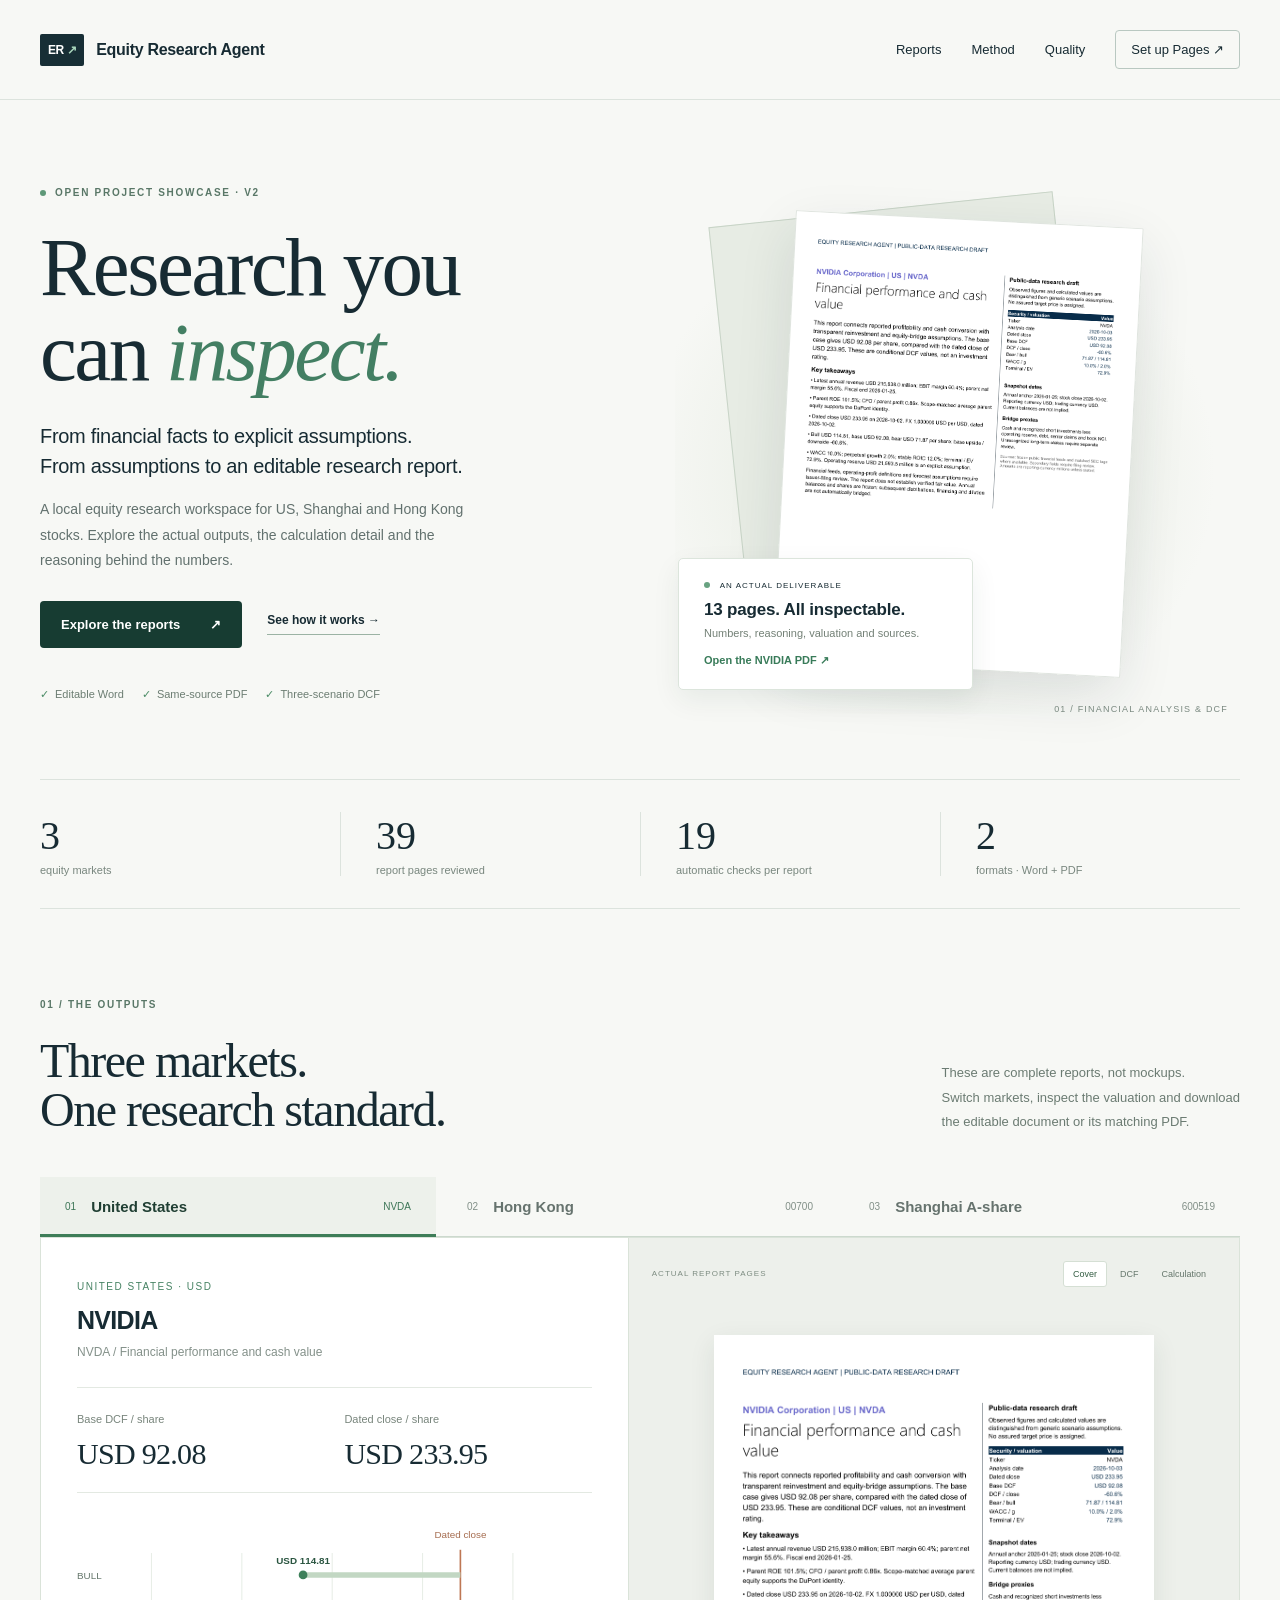
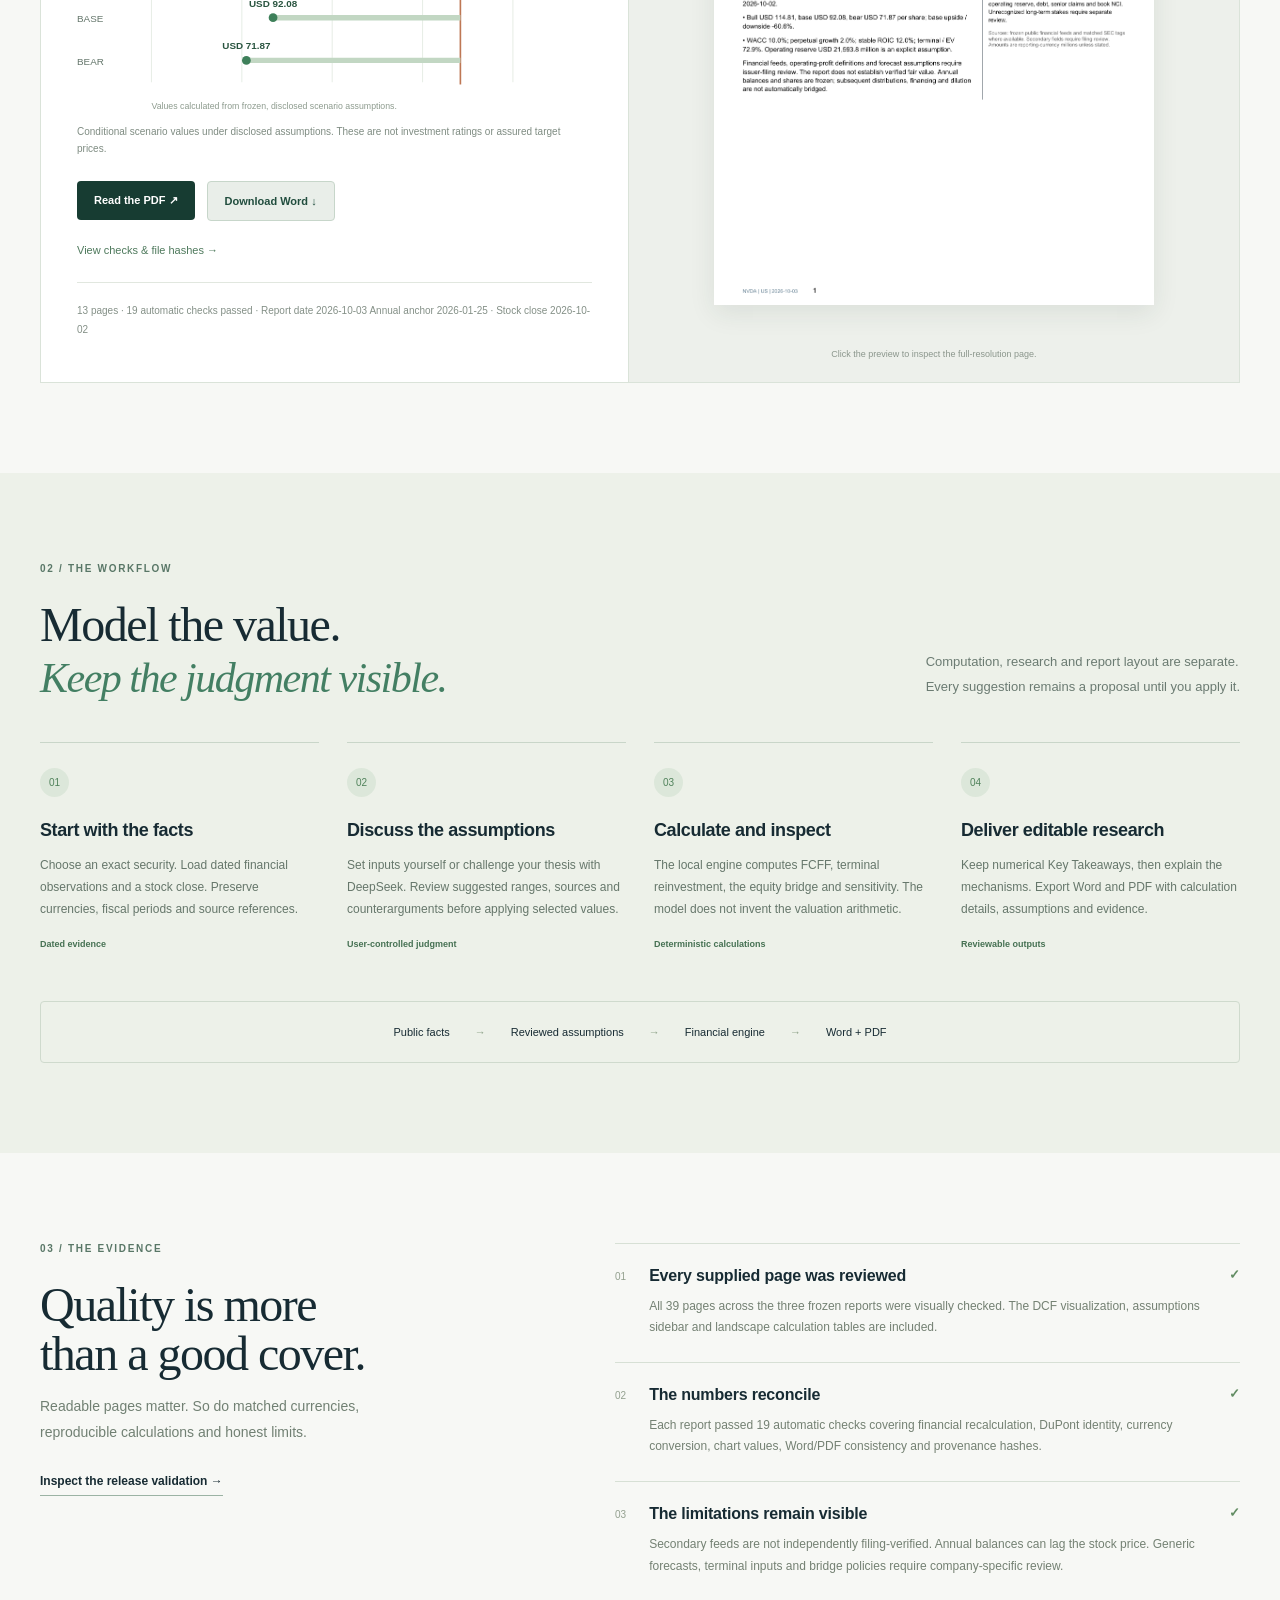
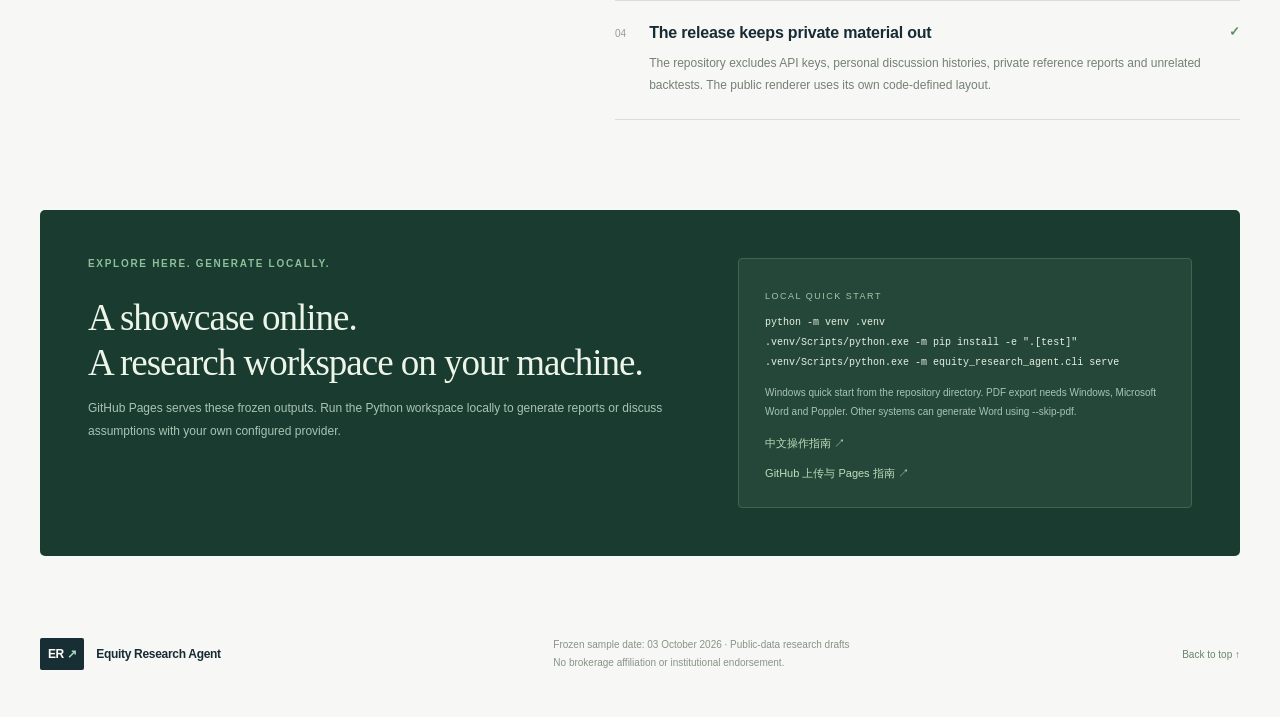
<file: docs/index.html>
<!doctype html>
<html lang="en"><head><meta charset="utf-8"><meta name="viewport" content="width=device-width,initial-scale=1"><meta name="description" content="Explore three-market equity research reports with editable Word, transparent DCF calculations and traceable assumptions."><title>Equity Research Agent — Research you can inspect</title><link rel="stylesheet" href="assets/site.css"></head>
<body><a class="skip" href="#main">Skip to content</a><header><a class="brand" href="#"><span class="mark">ER<span>↗</span></span>Equity Research Agent</a><nav aria-label="Main"><a href="#reports">Reports</a><a href="#method">Method</a><a href="#quality">Quality</a><a class="nav-button" href="GITHUB_UPLOAD_GUIDE_ZH.md">Set up Pages ↗</a></nav></header>
<main id="main"><section class="hero"><div class="hero-copy"><p class="eyebrow"><span></span> OPEN PROJECT SHOWCASE · V2</p><h1>Research you<br>can <em>inspect.</em></h1><p class="lead">From financial facts to explicit assumptions.<br>From assumptions to an editable research report.</p><p class="hero-note">A local equity research workspace for US, Shanghai and Hong Kong stocks. Explore the actual outputs, the calculation detail and the reasoning behind the numbers.</p><div class="actions"><a class="button" href="#reports">Explore the reports <span>↗</span></a><a class="text-link" href="#method">See how it works →</a></div><div class="hero-tags"><span>Editable Word</span><span>Same-source PDF</span><span>Three-scenario DCF</span></div></div><div class="hero-visual" aria-label="Preview of the NVIDIA report"><div class="paper-back"></div><img class="hero-paper" src="assets/nvda/cover.png" alt="Actual cover of the NVIDIA research report" width="935" height="1210"><div class="floating-note"><span class="status-dot"></span> AN ACTUAL DELIVERABLE<strong>13 pages. All inspectable.</strong><small>Numbers, reasoning, valuation and sources.</small><a href="reports/nvda/nvda.pdf">Open the NVIDIA PDF ↗</a></div><div class="visual-label">01 / FINANCIAL ANALYSIS &amp; DCF</div></div></section>
<section class="proof-strip" aria-label="Verified output summary"><div><strong>3</strong><span>equity markets</span></div><div><strong>39</strong><span>report pages reviewed</span></div><div><strong>19</strong><span>automatic checks per report</span></div><div><strong>2</strong><span>formats · Word + PDF</span></div></section>
<section id="reports" class="reports section"><div class="section-head"><div><p class="eyebrow">01 / THE OUTPUTS</p><h2>Three markets.<br>One research standard.</h2></div><p>These are complete reports, not mockups.<br>Switch markets, inspect the valuation and download<br>the editable document or its matching PDF.</p></div><div class="market-tabs" role="tablist" aria-label="Choose a sample report"><button role="tab" aria-selected="true" aria-controls="report-panel" id="tab-nvda" data-report="nvda">01 <span>United States</span><small>NVDA</small></button><button role="tab" aria-selected="false" aria-controls="report-panel" id="tab-tencent" data-report="tencent">02 <span>Hong Kong</span><small>00700</small></button><button role="tab" aria-selected="false" aria-controls="report-panel" id="tab-moutai" data-report="moutai">03 <span>Shanghai A-share</span><small>600519</small></button></div><div id="report-panel" class="report-panel" role="tabpanel" aria-labelledby="tab-nvda"><div class="report-info"><p class="market-label" id="sample-market"></p><h3 id="sample-name"></h3><p class="sample-sub" id="sample-sub"></p><div class="value-grid"><div><span>Base DCF / share</span><strong id="base-value"></strong></div><div><span>Dated close / share</span><strong id="close-value"></strong></div></div><div class="chart-wrap"><svg id="scenario-chart" viewBox="0 0 470 178" role="img" aria-label="Three scenario values compared with the dated stock close"></svg></div><p class="sample-disclaimer">Conditional scenario values under disclosed assumptions. These are not investment ratings or assured target prices.</p><div class="actions"><a id="sample-pdf" class="button" target="_blank" rel="noopener">Read the PDF ↗</a><a id="sample-docx" class="button light" download>Download Word ↓</a></div><a id="sample-validation" class="evidence-link" target="_blank" rel="noopener">View checks &amp; file hashes →</a><div class="dates" id="sample-dates"></div></div><div class="report-preview"><div class="preview-toolbar"><span>ACTUAL REPORT PAGES</span><div><button class="preview-button active" data-page="cover">Cover</button><button class="preview-button" data-page="dcf">DCF</button><button class="preview-button" data-page="calculation">Calculation</button></div></div><a id="preview-open" target="_blank" rel="noopener"><img id="sample-image" src="assets/nvda/cover.png" alt="Report cover page" loading="lazy"></a><p class="preview-caption">Click the preview to inspect the full-resolution page.</p></div></div></section>
<section id="method" class="method section"><p class="eyebrow">02 / THE WORKFLOW</p><div class="section-head"><h2>Model the value.<br><em>Keep the judgment visible.</em></h2><p>Computation, research and report layout are separate.<br>Every suggestion remains a proposal until you apply it.</p></div><div class="workflow"><article><span class="step">01</span><h3>Start with the facts</h3><p>Choose an exact security. Load dated financial observations and a stock close. Preserve currencies, fiscal periods and source references.</p><span class="tag">Dated evidence</span></article><article><span class="step">02</span><h3>Discuss the assumptions</h3><p>Set inputs yourself or challenge your thesis with DeepSeek. Review suggested ranges, sources and counterarguments before applying selected values.</p><span class="tag">User-controlled judgment</span></article><article><span class="step">03</span><h3>Calculate and inspect</h3><p>The local engine computes FCFF, terminal reinvestment, the equity bridge and sensitivity. The model does not invent the valuation arithmetic.</p><span class="tag">Deterministic calculations</span></article><article><span class="step">04</span><h3>Deliver editable research</h3><p>Keep numerical Key Takeaways, then explain the mechanisms. Export Word and PDF with calculation details, assumptions and evidence.</p><span class="tag">Reviewable outputs</span></article></div><div class="architecture"><span>Public facts</span><b>→</b><span>Reviewed assumptions</span><b>→</b><span>Financial engine</span><b>→</b><span>Word + PDF</span></div></section>
<section id="quality" class="quality section"><div class="quality-intro"><p class="eyebrow">03 / THE EVIDENCE</p><h2>Quality is more<br>than a good cover.</h2><p>Readable pages matter. So do matched currencies, reproducible calculations and honest limits.</p><a class="text-link" href="validation.json" target="_blank" rel="noopener">Inspect the release validation →</a></div><div class="quality-list"><article><span>01</span><div><h3>Every supplied page was reviewed</h3><p>All 39 pages across the three frozen reports were visually checked. The DCF visualization, assumptions sidebar and landscape calculation tables are included.</p></div><b>✓</b></article><article><span>02</span><div><h3>The numbers reconcile</h3><p>Each report passed 19 automatic checks covering financial recalculation, DuPont identity, currency conversion, chart values, Word/PDF consistency and provenance hashes.</p></div><b>✓</b></article><article><span>03</span><div><h3>The limitations remain visible</h3><p>Secondary feeds are not independently filing-verified. Annual balances can lag the stock price. Generic forecasts, terminal inputs and bridge policies require company-specific review.</p></div><b>✓</b></article><article><span>04</span><div><h3>The release keeps private material out</h3><p>The repository excludes API keys, personal discussion histories, private reference reports and unrelated backtests. The public renderer uses its own code-defined layout.</p></div><b>✓</b></article></div></section>
<section class="get-started"><div><p class="eyebrow">EXPLORE HERE. GENERATE LOCALLY.</p><h2>A showcase online.<br>A research workspace on your machine.</h2><p>GitHub Pages serves these frozen outputs. Run the Python workspace locally to generate reports or discuss assumptions with your own configured provider.</p></div><div class="setup-card"><span>LOCAL QUICK START</span><pre><code>python -m venv .venv
.venv/Scripts/python.exe -m pip install -e ".[test]"
.venv/Scripts/python.exe -m equity_research_agent.cli serve</code></pre><p>Windows quick start from the repository directory. PDF export needs Windows, Microsoft Word and Poppler. Other systems can generate Word using --skip-pdf.</p><a href="MULTI_MARKET_GUIDE_ZH.html">中文操作指南 ↗</a><a href="GITHUB_UPLOAD_GUIDE_ZH.md">GitHub 上传与 Pages 指南 ↗</a></div></section></main><footer><a class="brand" href="#"><span class="mark">ER<span>↗</span></span>Equity Research Agent</a><p>Frozen sample date: 03 October 2026 · Public-data research drafts<br>No brokerage affiliation or institutional endorsement.</p><a href="#main">Back to top ↑</a></footer><script id="sample-data" type="application/json">[
  {
    "slug": "nvda",
    "name": "NVIDIA",
    "market": "US",
    "symbol": "NVDA",
    "currency": "USD",
    "as_of": "2026-10-03",
    "annual_anchor": "2026-01-25",
    "close_date": "2026-10-02",
    "close": 233.9499969482422,
    "values": {
      "bull": 114.81,
      "base": 92.08,
      "bear": 71.87
    },
    "pages": 13,
    "checks": 19
  },
  {
    "slug": "tencent",
    "name": "Tencent",
    "market": "HK",
    "symbol": "00700",
    "currency": "HKD",
    "as_of": "2026-10-03",
    "annual_anchor": "2025-12-31",
    "close_date": "2026-10-02",
    "close": 421.20001220703125,
    "values": {
      "bull": 494.73,
      "base": 372.11,
      "bear": 262.39
    },
    "pages": 13,
    "checks": 19
  },
  {
    "slug": "moutai",
    "name": "Kweichow Moutai",
    "market": "SH",
    "symbol": "600519",
    "currency": "CNY",
    "as_of": "2026-10-03",
    "annual_anchor": "2025-12-31",
    "close_date": "2026-09-30",
    "close": 1258.6199951171875,
    "values": {
      "bull": 912.15,
      "base": 722.44,
      "bear": 559.34
    },
    "pages": 13,
    "checks": 19
  }
]</script><script src="assets/site.js"></script></body></html>
</file>
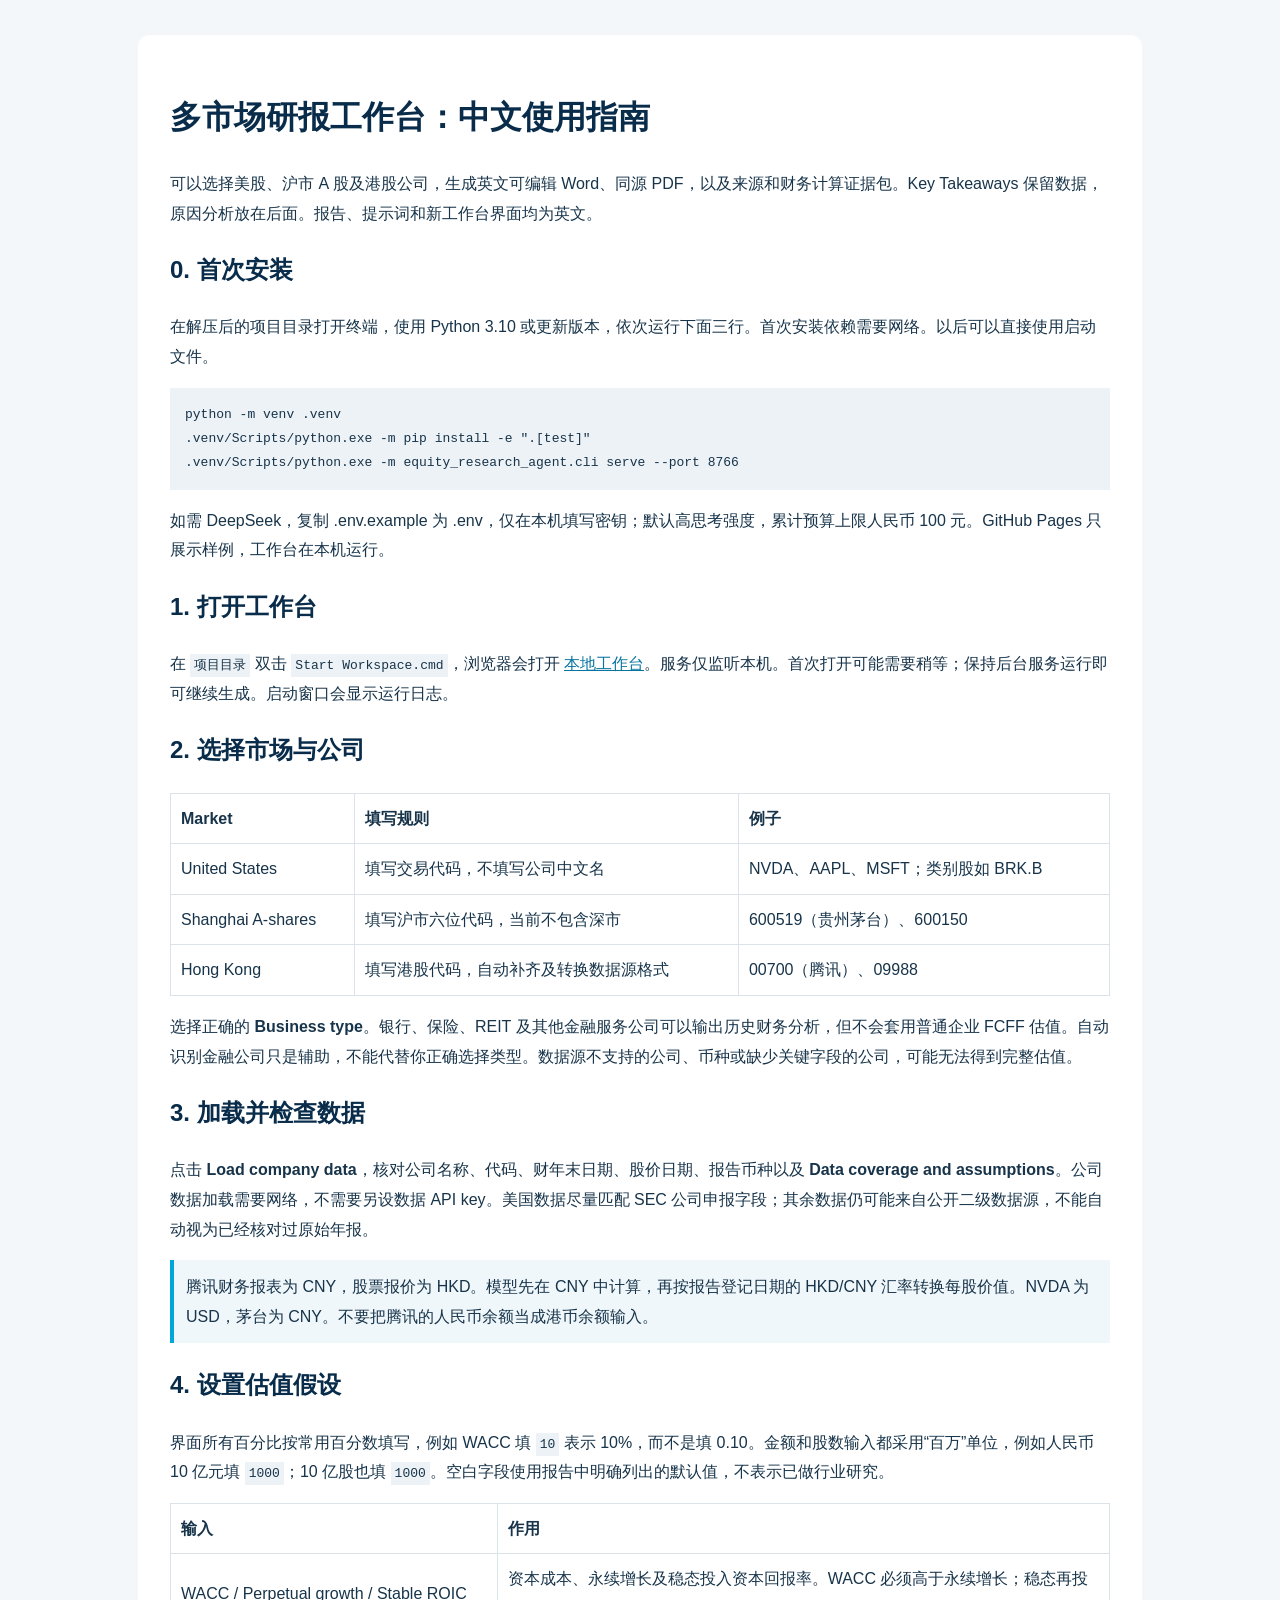
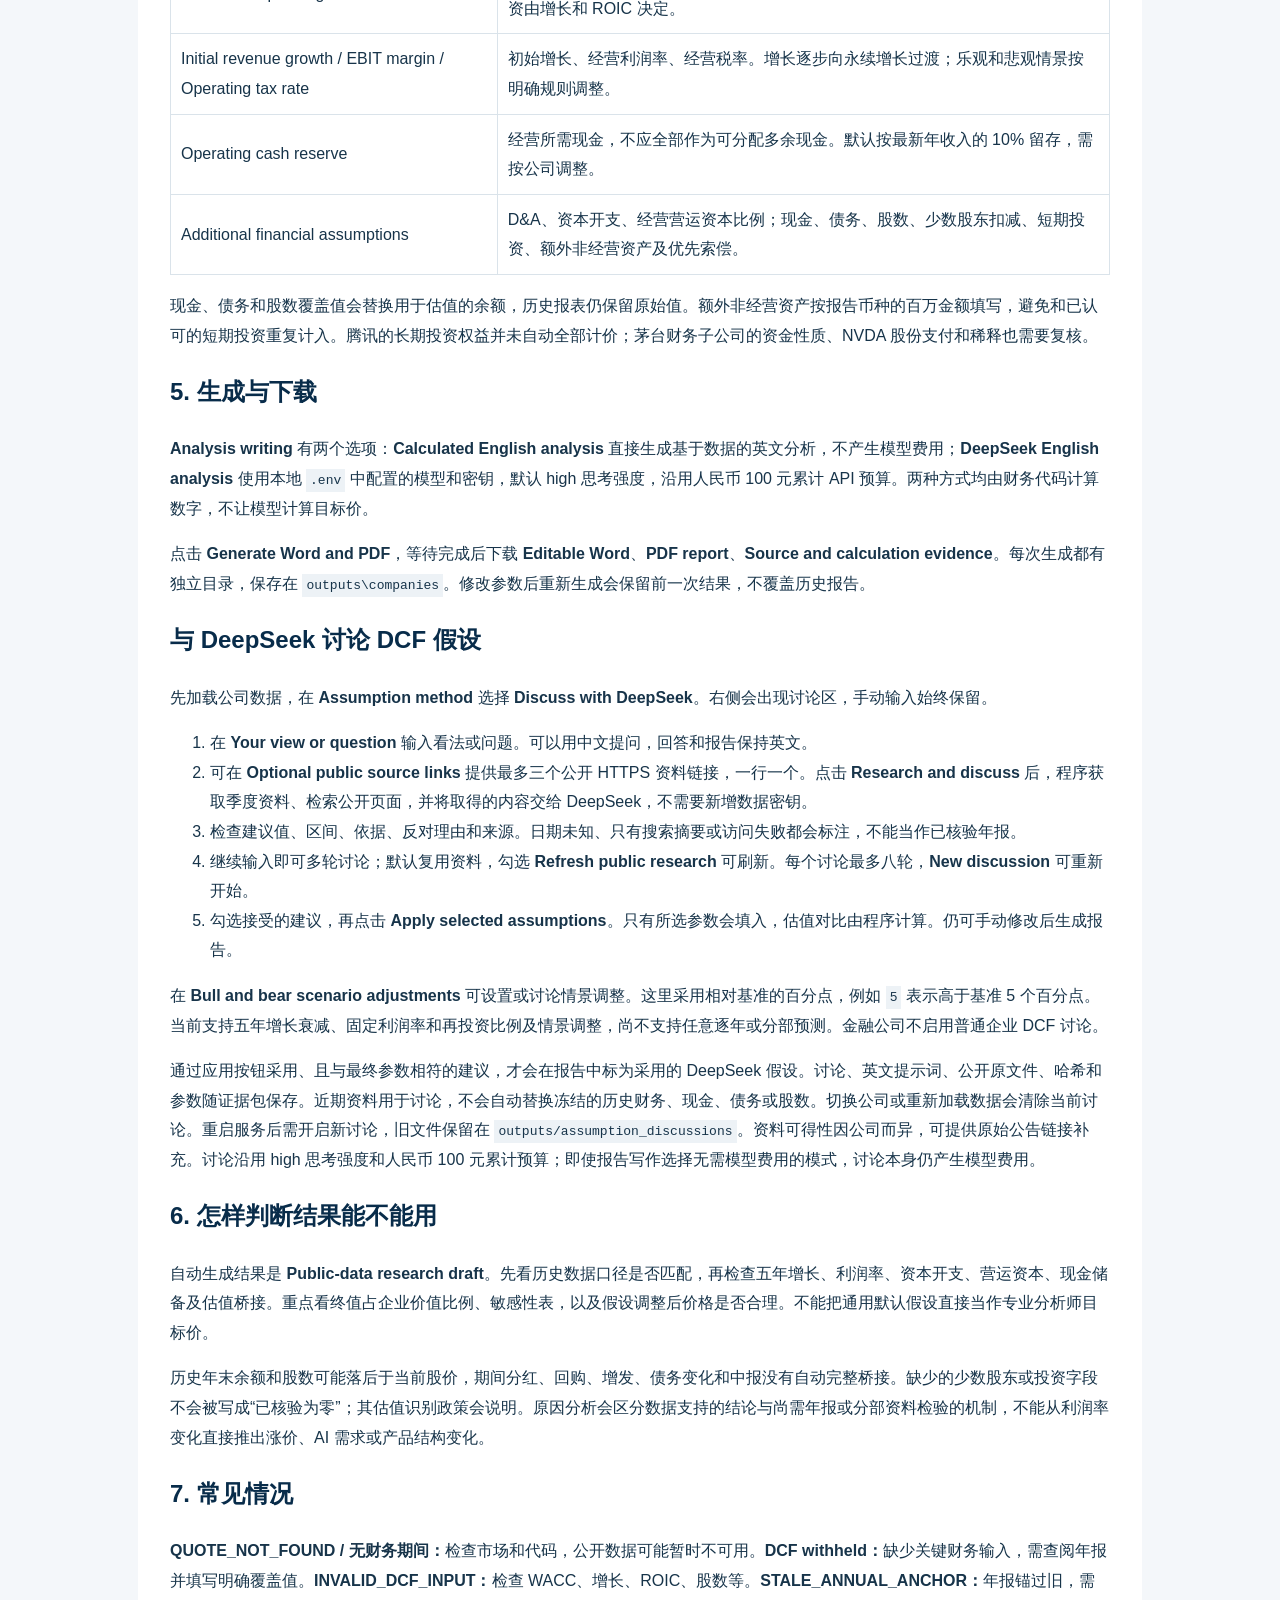
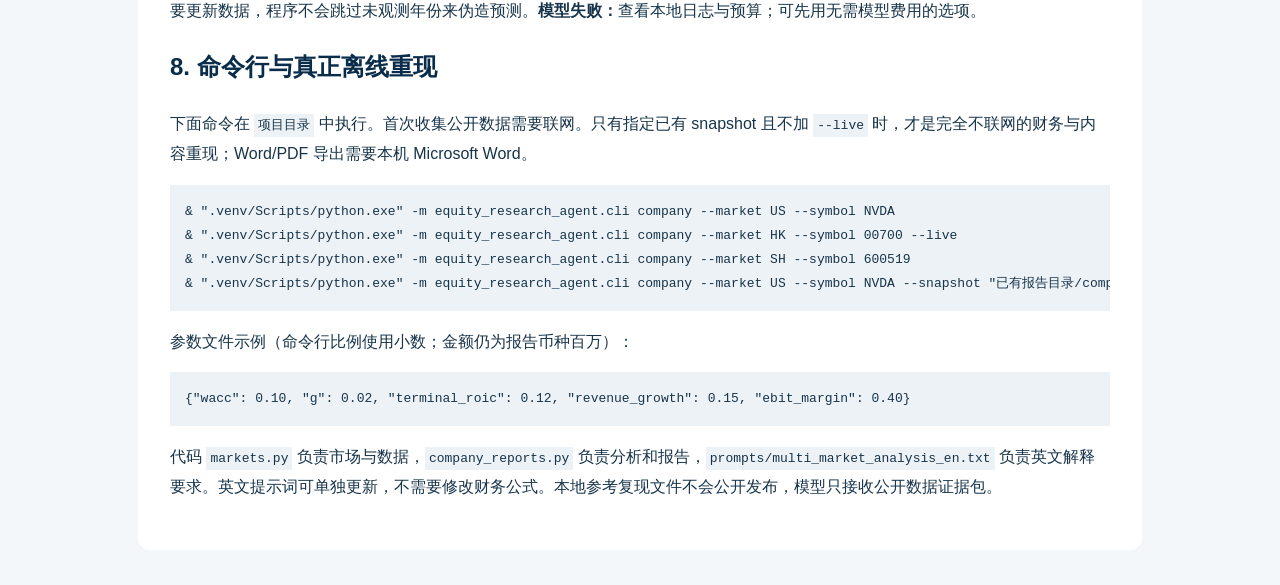
<file: docs/MULTI_MARKET_GUIDE_ZH.html>
<!doctype html><html lang="zh-CN"><meta charset="utf-8"><meta name="viewport" content="width=device-width,initial-scale=1"><title>多市场研报工作台使用指南</title><style>body{font-family:'Microsoft YaHei',Arial,sans-serif;background:#f4f7fa;color:#17344a;line-height:1.85;margin:0}main{max-width:940px;margin:35px auto;padding:32px;background:white;border-radius:12px}h1,h2{color:#082c4a}table{border-collapse:collapse;width:100%}td,th{border:1px solid #dae3ea;padding:10px;text-align:left}code,pre{background:#edf2f6;padding:4px;overflow:auto}pre{padding:15px}a{color:#0874a0}.note{border-left:4px solid #00a6d8;padding:12px;background:#f0f7fb}</style><main>
<h1>多市场研报工作台：中文使用指南</h1><p>可以选择美股、沪市 A 股及港股公司，生成英文可编辑 Word、同源 PDF，以及来源和财务计算证据包。Key Takeaways 保留数据，原因分析放在后面。报告、提示词和新工作台界面均为英文。</p>
<h2>0. 首次安装</h2><p>在解压后的项目目录打开终端，使用 Python 3.10 或更新版本，依次运行下面三行。首次安装依赖需要网络。以后可以直接使用启动文件。</p><pre>python -m venv .venv
.venv/Scripts/python.exe -m pip install -e &quot;.[test]&quot;
.venv/Scripts/python.exe -m equity_research_agent.cli serve --port 8766</pre><p>如需 DeepSeek，复制 .env.example 为 .env，仅在本机填写密钥；默认高思考强度，累计预算上限人民币 100 元。GitHub Pages 只展示样例，工作台在本机运行。</p><h2>1. 打开工作台</h2><p>在 <code>项目目录</code> 双击 <code>Start Workspace.cmd</code>，浏览器会打开 <a href="http://127.0.0.1:8766">本地工作台</a>。服务仅监听本机。首次打开可能需要稍等；保持后台服务运行即可继续生成。启动窗口会显示运行日志。</p>
<h2>2. 选择市场与公司</h2><table><tr><th>Market</th><th>填写规则</th><th>例子</th></tr><tr><td>United States</td><td>填写交易代码，不填写公司中文名</td><td>NVDA、AAPL、MSFT；类别股如 BRK.B</td></tr><tr><td>Shanghai A-shares</td><td>填写沪市六位代码，当前不包含深市</td><td>600519（贵州茅台）、600150</td></tr><tr><td>Hong Kong</td><td>填写港股代码，自动补齐及转换数据源格式</td><td>00700（腾讯）、09988</td></tr></table>
<p>选择正确的 <b>Business type</b>。银行、保险、REIT 及其他金融服务公司可以输出历史财务分析，但不会套用普通企业 FCFF 估值。自动识别金融公司只是辅助，不能代替你正确选择类型。数据源不支持的公司、币种或缺少关键字段的公司，可能无法得到完整估值。</p>
<h2>3. 加载并检查数据</h2><p>点击 <b>Load company data</b>，核对公司名称、代码、财年末日期、股价日期、报告币种以及 <b>Data coverage and assumptions</b>。公司数据加载需要网络，不需要另设数据 API key。美国数据尽量匹配 SEC 公司申报字段；其余数据仍可能来自公开二级数据源，不能自动视为已经核对过原始年报。</p>
<p class="note">腾讯财务报表为 CNY，股票报价为 HKD。模型先在 CNY 中计算，再按报告登记日期的 HKD/CNY 汇率转换每股价值。NVDA 为 USD，茅台为 CNY。不要把腾讯的人民币余额当成港币余额输入。</p>
<h2>4. 设置估值假设</h2><p>界面所有百分比按常用百分数填写，例如 WACC 填 <code>10</code> 表示 10%，而不是填 0.10。金额和股数输入都采用“百万”单位，例如人民币 10 亿元填 <code>1000</code>；10 亿股也填 <code>1000</code>。空白字段使用报告中明确列出的默认值，不表示已做行业研究。</p>
<table><tr><th>输入</th><th>作用</th></tr><tr><td>WACC / Perpetual growth / Stable ROIC</td><td>资本成本、永续增长及稳态投入资本回报率。WACC 必须高于永续增长；稳态再投资由增长和 ROIC 决定。</td></tr><tr><td>Initial revenue growth / EBIT margin / Operating tax rate</td><td>初始增长、经营利润率、经营税率。增长逐步向永续增长过渡；乐观和悲观情景按明确规则调整。</td></tr><tr><td>Operating cash reserve</td><td>经营所需现金，不应全部作为可分配多余现金。默认按最新年收入的 10% 留存，需按公司调整。</td></tr><tr><td>Additional financial assumptions</td><td>D&amp;A、资本开支、经营营运资本比例；现金、债务、股数、少数股东扣减、短期投资、额外非经营资产及优先索偿。</td></tr></table>
<p>现金、债务和股数覆盖值会替换用于估值的余额，历史报表仍保留原始值。额外非经营资产按报告币种的百万金额填写，避免和已认可的短期投资重复计入。腾讯的长期投资权益并未自动全部计价；茅台财务子公司的资金性质、NVDA 股份支付和稀释也需要复核。</p>
<h2>5. 生成与下载</h2><p><b>Analysis writing</b> 有两个选项：<b>Calculated English analysis</b> 直接生成基于数据的英文分析，不产生模型费用；<b>DeepSeek English analysis</b> 使用本地 <code>.env</code> 中配置的模型和密钥，默认 high 思考强度，沿用人民币 100 元累计 API 预算。两种方式均由财务代码计算数字，不让模型计算目标价。</p>
<p>点击 <b>Generate Word and PDF</b>，等待完成后下载 <b>Editable Word</b>、<b>PDF report</b>、<b>Source and calculation evidence</b>。每次生成都有独立目录，保存在 <code>outputs\companies</code>。修改参数后重新生成会保留前一次结果，不覆盖历史报告。</p>
<h2>与 DeepSeek 讨论 DCF 假设</h2><p>先加载公司数据，在 <b>Assumption method</b> 选择 <b>Discuss with DeepSeek</b>。右侧会出现讨论区，手动输入始终保留。</p><ol><li>在 <b>Your view or question</b> 输入看法或问题。可以用中文提问，回答和报告保持英文。</li><li>可在 <b>Optional public source links</b> 提供最多三个公开 HTTPS 资料链接，一行一个。点击 <b>Research and discuss</b> 后，程序获取季度资料、检索公开页面，并将取得的内容交给 DeepSeek，不需要新增数据密钥。</li><li>检查建议值、区间、依据、反对理由和来源。日期未知、只有搜索摘要或访问失败都会标注，不能当作已核验年报。</li><li>继续输入即可多轮讨论；默认复用资料，勾选 <b>Refresh public research</b> 可刷新。每个讨论最多八轮，<b>New discussion</b> 可重新开始。</li><li>勾选接受的建议，再点击 <b>Apply selected assumptions</b>。只有所选参数会填入，估值对比由程序计算。仍可手动修改后生成报告。</li></ol><p>在 <b>Bull and bear scenario adjustments</b> 可设置或讨论情景调整。这里采用相对基准的百分点，例如 <code>5</code> 表示高于基准 5 个百分点。当前支持五年增长衰减、固定利润率和再投资比例及情景调整，尚不支持任意逐年或分部预测。金融公司不启用普通企业 DCF 讨论。</p><p>通过应用按钮采用、且与最终参数相符的建议，才会在报告中标为采用的 DeepSeek 假设。讨论、英文提示词、公开原文件、哈希和参数随证据包保存。近期资料用于讨论，不会自动替换冻结的历史财务、现金、债务或股数。切换公司或重新加载数据会清除当前讨论。重启服务后需开启新讨论，旧文件保留在 <code>outputs/assumption_discussions</code>。资料可得性因公司而异，可提供原始公告链接补充。讨论沿用 high 思考强度和人民币 100 元累计预算；即使报告写作选择无需模型费用的模式，讨论本身仍产生模型费用。</p><h2>6. 怎样判断结果能不能用</h2><p>自动生成结果是 <b>Public-data research draft</b>。先看历史数据口径是否匹配，再检查五年增长、利润率、资本开支、营运资本、现金储备及估值桥接。重点看终值占企业价值比例、敏感性表，以及假设调整后价格是否合理。不能把通用默认假设直接当作专业分析师目标价。</p>
<p>历史年末余额和股数可能落后于当前股价，期间分红、回购、增发、债务变化和中报没有自动完整桥接。缺少的少数股东或投资字段不会被写成“已核验为零”；其估值识别政策会说明。原因分析会区分数据支持的结论与尚需年报或分部资料检验的机制，不能从利润率变化直接推出涨价、AI 需求或产品结构变化。</p>
<h2>7. 常见情况</h2><p><b>QUOTE_NOT_FOUND / 无财务期间：</b>检查市场和代码，公开数据可能暂时不可用。<b>DCF withheld：</b>缺少关键财务输入，需查阅年报并填写明确覆盖值。<b>INVALID_DCF_INPUT：</b>检查 WACC、增长、ROIC、股数等。<b>STALE_ANNUAL_ANCHOR：</b>年报锚过旧，需要更新数据，程序不会跳过未观测年份来伪造预测。<b>模型失败：</b>查看本地日志与预算；可先用无需模型费用的选项。</p>
<h2>8. 命令行与真正离线重现</h2><p>下面命令在 <code>项目目录</code> 中执行。首次收集公开数据需要联网。只有指定已有 snapshot 且不加 <code>--live</code> 时，才是完全不联网的财务与内容重现；Word/PDF 导出需要本机 Microsoft Word。</p>
<pre>&amp; ".venv/Scripts/python.exe" -m equity_research_agent.cli company --market US --symbol NVDA
&amp; ".venv/Scripts/python.exe" -m equity_research_agent.cli company --market HK --symbol 00700 --live
&amp; ".venv/Scripts/python.exe" -m equity_research_agent.cli company --market SH --symbol 600519
&amp; ".venv/Scripts/python.exe" -m equity_research_agent.cli company --market US --symbol NVDA --snapshot "已有报告目录/company_snapshot.json" --assumptions "我的假设.json"</pre>
<p>参数文件示例（命令行比例使用小数；金额仍为报告币种百万）：</p><pre>{"wacc": 0.10, "g": 0.02, "terminal_roic": 0.12, "revenue_growth": 0.15, "ebit_margin": 0.40}</pre>
<p>代码 <code>markets.py</code> 负责市场与数据，<code>company_reports.py</code> 负责分析和报告，<code>prompts/multi_market_analysis_en.txt</code> 负责英文解释要求。英文提示词可单独更新，不需要修改财务公式。本地参考复现文件不会公开发布，模型只接收公开数据证据包。</p>
</main></html>
</file>
<file: docs/assets/site.css>
*{box-sizing:border-box}html{scroll-behavior:smooth;scroll-padding-top:30px}body{margin:0;background:#f7f8f5;color:#172b33;font-family:Arial,"Segoe UI",sans-serif;-webkit-font-smoothing:antialiased}a{color:inherit;text-decoration:none}button{font:inherit;cursor:pointer}header,main,footer{max-width:1280px;margin:auto}header{padding:30px 40px;display:flex;align-items:center;justify-content:space-between;border-bottom:1px solid #dce3dd}.brand{display:flex;gap:12px;align-items:center;font-weight:700;font-size:16px;letter-spacing:-.3px}.mark{background:#172e35;color:#fff;padding:9px 8px;font-size:12px;letter-spacing:-.5px;border-radius:2px}.mark span{color:#a8d5bb;margin-left:3px}nav{display:flex;gap:30px;align-items:center;font-size:13px}nav a:hover,.text-link:hover{color:#397960}.nav-button{border:1px solid #b9c8c1;padding:11px 15px;border-radius:4px}.hero{padding:74px 40px 65px;display:grid;grid-template-columns:1fr 1fr;gap:70px;align-items:center;overflow:hidden}.eyebrow{font-size:10px;letter-spacing:1.7px;font-weight:700;color:#597767;margin:0 0 27px;display:flex;gap:9px;align-items:center}.eyebrow span{width:6px;height:6px;border-radius:50%;background:#5e9878}h1,h2{font-family:Georgia,"Times New Roman",serif;font-weight:400;letter-spacing:-2.5px;line-height:1.02;margin:0}h1{font-size:83px}h1 em,h2 em{font-style:italic;color:#437f63}.lead{font-size:20px;line-height:1.5;margin:27px 0 16px;letter-spacing:-.3px}.hero-note{font-size:14px;line-height:1.8;color:#62716e;max-width:440px}.actions{display:flex;align-items:center;gap:25px;margin-top:28px;flex-wrap:wrap}.button{background:#173c32;color:white;padding:16px 21px;border-radius:4px;font-size:13px;font-weight:700;display:inline-flex;gap:30px;align-items:center;transition:background .18s,transform .18s}.button:hover{background:#286448;transform:translateY(-2px)}.button.light{color:#214d3e;background:#e9eee9;border:1px solid #c7d6ca}.text-link{font-size:12px;font-weight:700;border-bottom:1px solid #9bb3a4;padding-bottom:7px}.hero-tags{display:flex;gap:18px;flex-wrap:wrap;margin-top:40px;font-size:11px;color:#6c7d72}.hero-tags span:before{content:'✓';color:#4a8b65;margin-right:6px}.hero-visual{height:540px;position:relative;background:radial-gradient(ellipse at 45% 55%,#e0e7db 0%,transparent 65%);display:flex;justify-content:center;align-items:center}.hero-paper{width:348px;height:450px;object-fit:cover;box-shadow:0 20px 55px #172e351c;transform:rotate(3deg);border:1px solid #dfe4df;position:relative}.paper-back{width:346px;height:450px;background:#e7ece4;border:1px solid #c8d4c7;position:absolute;transform:rotate(-6deg);top:34px;left:56px}.floating-note{position:absolute;bottom:24px;left:3px;padding:22px 25px;background:#fff;border:1px solid #dce5dc;border-radius:5px;box-shadow:0 10px 28px #12352b12;font-size:8px;letter-spacing:1px;width:295px}.floating-note strong{display:block;font-size:17px;letter-spacing:-.2px;margin-top:10px}.floating-note small{display:block;color:#738076;font-size:11px;letter-spacing:0;margin-top:7px}.floating-note a{display:block;color:#387b59;font-size:11px;letter-spacing:0;margin-top:15px;font-weight:700}.status-dot{display:inline-block;width:6px;height:6px;background:#68a281;border-radius:50%;margin-right:7px}.visual-label{position:absolute;right:12px;bottom:0;font-size:9px;color:#7a8980;letter-spacing:1.2px}.proof-strip{margin:0 40px;padding:32px 0;border-top:1px solid #dce3dd;border-bottom:1px solid #dce3dd;display:grid;grid-template-columns:repeat(4,1fr)}.proof-strip>div{padding-left:35px;border-left:1px solid #dce3dd}.proof-strip>div:first-child{padding-left:0;border:0}.proof-strip strong{font-family:Georgia,serif;font-size:40px;font-weight:400}.proof-strip span{display:block;font-size:11px;color:#79877f;margin-top:5px}.section{padding:90px 40px}.section-head{display:flex;justify-content:space-between;align-items:end;gap:35px;margin-bottom:42px}h2{font-size:48px;letter-spacing:-1.5px}.section-head>p{font-size:13px;line-height:1.9;color:#6b7b72;margin:0;max-width:360px}.market-tabs{display:flex;border-bottom:1px solid #ccd9ce;gap:6px}.market-tabs button{border:0;background:none;display:flex;align-items:center;gap:15px;color:#829088;padding:21px 25px;flex:1;text-align:left;font-size:10px;position:relative}.market-tabs button span{font-size:15px;font-weight:700;color:#66736e}.market-tabs button small{margin-left:auto;font-size:10px}.market-tabs button[aria-selected=true]{background:#edf1eb;color:#3d7657}.market-tabs button[aria-selected=true]:after{content:'';height:3px;background:#3e7d58;position:absolute;bottom:-1px;left:0;right:0}.market-tabs button[aria-selected=true] span{color:#203f33}.report-panel{display:grid;grid-template-columns:.96fr 1fr;border:1px solid #dae3d9;background:#fff}.report-info{padding:43px 36px}.market-label{font-size:10px;letter-spacing:1.5px;color:#478364;text-transform:uppercase;margin:0 0 14px}h3{font-size:25px;letter-spacing:-.7px;margin:0}.sample-sub{font-size:12px;color:#84918a;margin:10px 0 28px}.value-grid{display:grid;grid-template-columns:1fr 1fr;gap:20px;padding:21px 0;border-top:1px solid #e3e9e2;border-bottom:1px solid #e3e9e2}.value-grid span{font-size:11px;color:#78857c}.value-grid strong{display:block;font-family:Georgia,serif;font-size:30px;font-weight:400;margin-top:10px;letter-spacing:-.7px}.chart-wrap{padding:25px 0 0}.chart-wrap svg{width:100%;height:auto;display:block}.sample-disclaimer{font-size:10px;line-height:1.7;color:#7f8c82;margin:10px 0 0}.report-info .actions{gap:12px;margin-top:24px}.report-info .button{font-size:11px;padding:13px 17px;gap:10px}.evidence-link{font-size:11px;color:#4e795c;display:inline-block;margin-top:23px}.dates{border-top:1px solid #e1e7df;padding-top:18px;margin-top:24px;font-size:10px;color:#849087;line-height:1.9}.report-preview{background:#edf0eb;border-left:1px solid #dae3d9;padding:23px;min-width:0;display:flex;align-items:center;flex-direction:column}.preview-toolbar{width:100%;display:flex;justify-content:space-between;align-items:center;gap:8px;margin-bottom:21px;font-size:8px;color:#7d8c81;letter-spacing:1px}.preview-toolbar>div{display:flex;gap:3px}.preview-button{border:1px solid transparent;background:transparent;padding:7px 9px;color:#65766b;font-size:9px;border-radius:3px}.preview-button.active{background:#fff;border-color:#d5dfd4;color:#345d43}.report-preview>a{display:flex;align-items:center;justify-content:center;flex:1;width:100%}.report-preview img{display:block;max-width:100%;max-height:570px;box-shadow:0 8px 25px #203c3117;object-fit:contain}.preview-caption{font-size:9px;color:#8b968c;margin:17px 0 0}.method{background:#edf1e9}.method h2 em{display:block;font-size:42px;margin-top:7px}.workflow{display:grid;grid-template-columns:repeat(4,1fr);gap:28px}.workflow article{border-top:1px solid #c9d6c9;padding-top:25px}.step{display:inline-flex;background:#dce7da;padding:9px;color:#51835c;font-size:10px;border-radius:50%;margin-bottom:22px}.workflow h3{font-size:18px;letter-spacing:-.4px;line-height:1.3}.workflow p{font-size:12px;color:#66776b;line-height:1.85}.tag{font-size:9px;font-weight:700;color:#467153}.architecture{display:flex;align-items:center;justify-content:center;gap:25px;padding:24px;margin-top:50px;border:1px solid #cfdacd;border-radius:4px;font-size:11px}.architecture b{font-weight:400;color:#8ea289}.quality{display:grid;grid-template-columns:1fr 1.25fr;gap:75px}.quality-intro>p:not(.eyebrow){font-size:14px;line-height:1.9;color:#718073;max-width:320px}.quality-intro .text-link{display:inline-block;margin-top:14px}.quality-list article{display:flex;gap:23px;border-top:1px solid #d7e0d5;padding:23px 0}.quality-list article:last-child{border-bottom:1px solid #d7e0d5}.quality-list article>span{font-size:10px;color:#93a08f;padding-top:4px}.quality-list h3{font-size:16px;letter-spacing:-.2px}.quality-list p{font-size:12px;line-height:1.8;color:#748173;margin:11px 0 0}.quality-list b{color:#618c62;font-size:13px;margin-left:auto}.get-started{background:#193b30;color:#edf5e9;margin:0 40px 70px;padding:48px;display:grid;grid-template-columns:1.3fr 1fr;gap:60px;border-radius:5px}.get-started .eyebrow{color:#8ebf9a}.get-started h2{font-size:37px;letter-spacing:-1px;line-height:1.2}.get-started>div>p:not(.eyebrow){font-size:12px;line-height:1.9;color:#a9c4b4}.setup-card{background:#244739;padding:26px;border:1px solid #426353;border-radius:4px;min-width:0}.setup-card>span{font-size:9px;letter-spacing:1.5px;color:#a8c6ad}.setup-card pre{font-size:10px;line-height:2;white-space:pre-wrap;overflow-wrap:anywhere;color:#e6f0df}.setup-card p{font-size:10px!important}.setup-card a{display:block;font-size:11px;color:#c0ddbc;margin-top:15px}footer{padding:0 40px 35px;display:flex;justify-content:space-between;align-items:center;gap:25px}footer .brand{font-size:12px}footer p{font-size:10px;line-height:1.8;color:#879386}footer>a:last-child{font-size:10px;color:#64876a}.skip{position:absolute;top:-70px;background:white;padding:15px;z-index:10}.skip:focus{top:0}:focus-visible{outline:3px solid #4b9568;outline-offset:5px}@media(max-width:1000px){h1{font-size:68px}.hero{gap:30px}.hero-paper{width:295px;height:380px}.paper-back{width:295px;height:380px;left:20px;top:67px}.floating-note{left:0;bottom:55px;width:255px}.quality{gap:35px}.market-tabs button{padding:18px 12px;gap:10px}.market-tabs button small{display:none}.preview-toolbar{flex-wrap:wrap}.get-started{gap:30px;padding:35px}}@media(max-width:720px){header{padding:22px}.brand{font-size:13px}nav{gap:17px;font-size:10px}.nav-button{display:none}.hero{grid-template-columns:1fr;padding:48px 24px 32px;gap:5px}.hero-copy{max-width:480px}h1{font-size:67px}.lead{font-size:18px}.hero-note{font-size:13px}.hero-tags{margin-top:28px;gap:15px}.hero-visual{height:445px;max-width:430px;width:100%;margin:15px auto 0}.hero-paper{width:280px;height:362px}.paper-back{width:280px;height:362px;left:45px;top:24px}.floating-note{bottom:24px}.visual-label{bottom:0}.proof-strip{margin:0 24px;grid-template-columns:repeat(2,1fr);row-gap:27px;padding:27px 0}.proof-strip>div:nth-child(3){border:0;padding-left:0}.proof-strip strong{font-size:33px}.proof-strip span{font-size:10px}.section{padding:55px 24px}.section-head{display:block;margin-bottom:28px}h2{font-size:39px}.section-head>p{font-size:12px;margin-top:22px}.market-tabs button{padding:15px 8px;display:block;line-height:1.6;font-size:9px}.market-tabs button span{display:block;font-size:11px}.report-panel{grid-template-columns:1fr}.report-info{padding:28px 22px}.value-grid strong{font-size:26px}.report-preview{border-left:0;border-top:1px solid #dae3d9;padding:20px;min-height:430px}.report-preview img{max-height:520px}.workflow{grid-template-columns:1fr 1fr;gap:30px 20px}.method h2 em{font-size:33px}.architecture{gap:10px;flex-wrap:wrap;font-size:10px;padding:18px 12px;margin-top:35px}.quality{grid-template-columns:1fr;gap:30px}.quality-list article{gap:17px}.get-started{grid-template-columns:1fr;margin:0 24px 40px;padding:28px;gap:25px}.get-started h2{font-size:30px}footer{flex-wrap:wrap;padding:0 24px 25px}footer p{width:100%;order:3;margin:0}footer .brand{font-size:11px}.actions{gap:20px}.button{font-size:12px}}@media(prefers-reduced-motion:reduce){html{scroll-behavior:auto}.button{transition:none}.button:hover{transform:none}}
</file>
